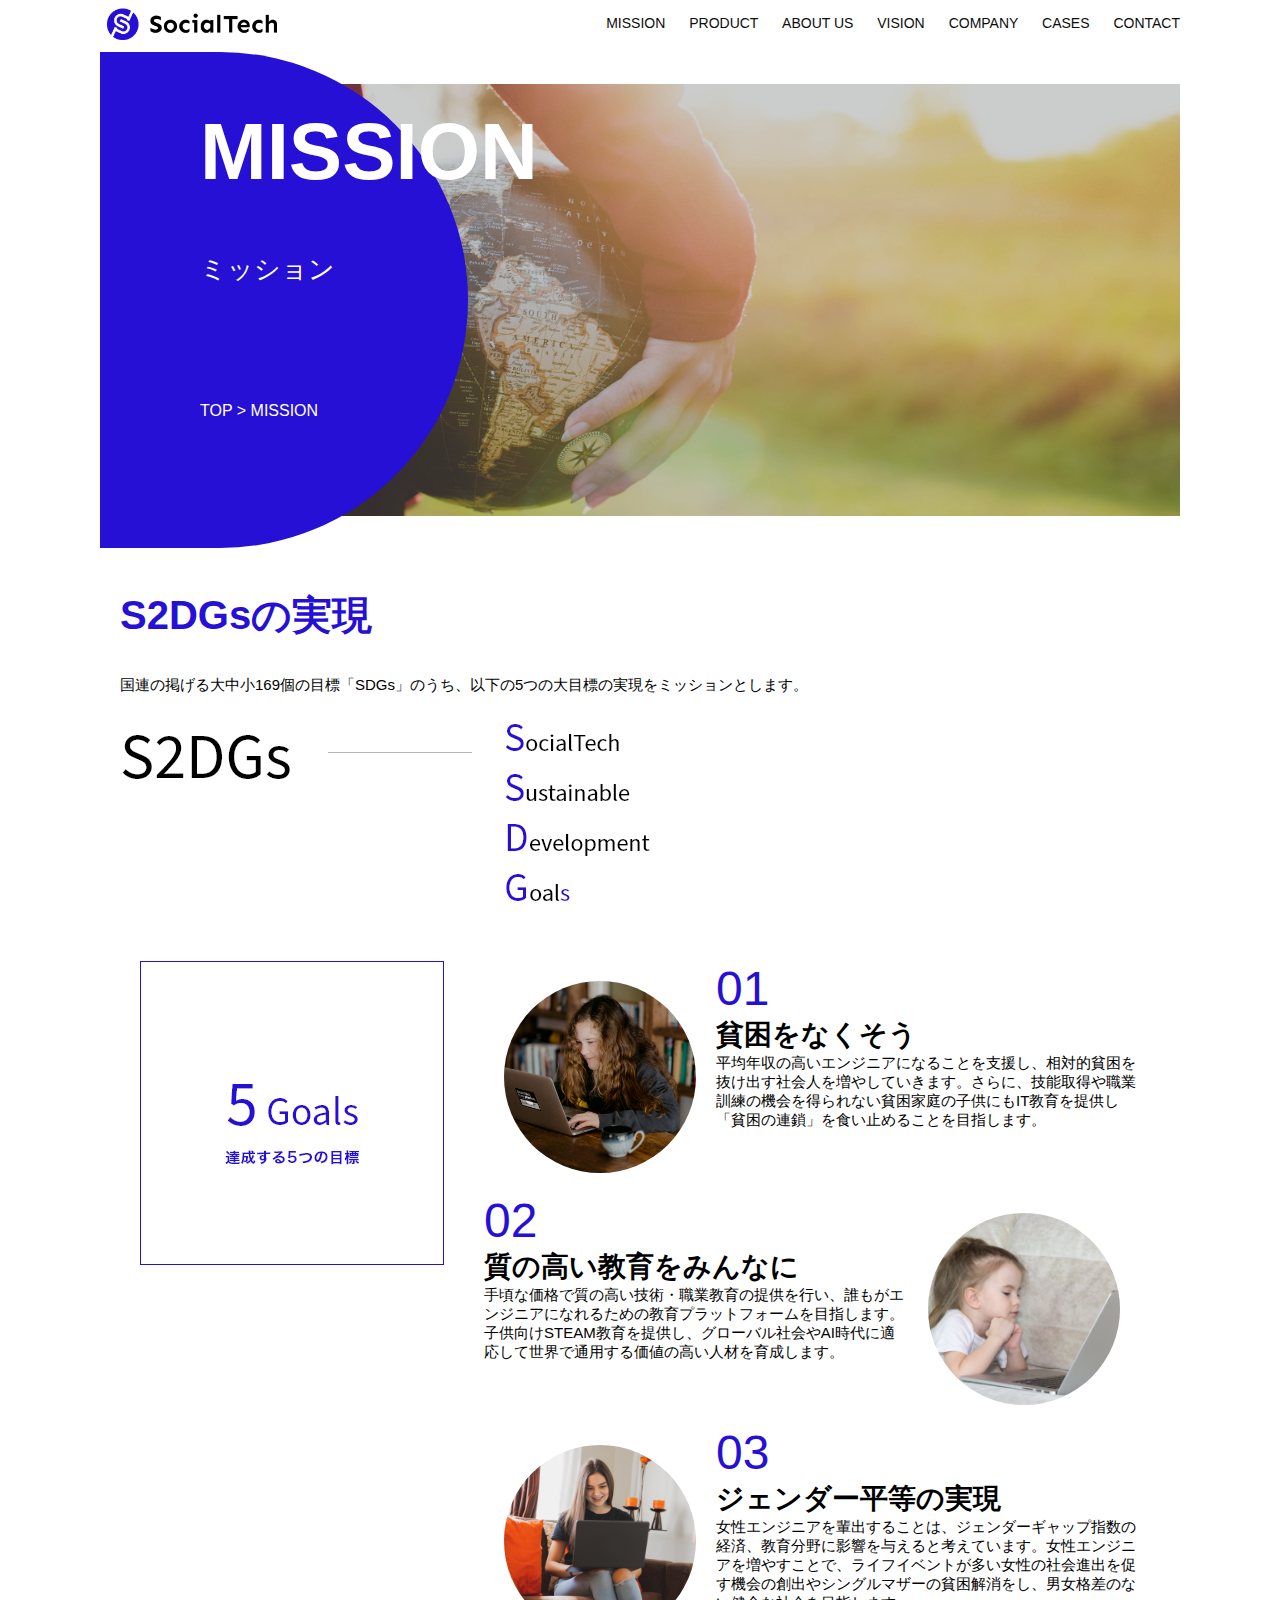
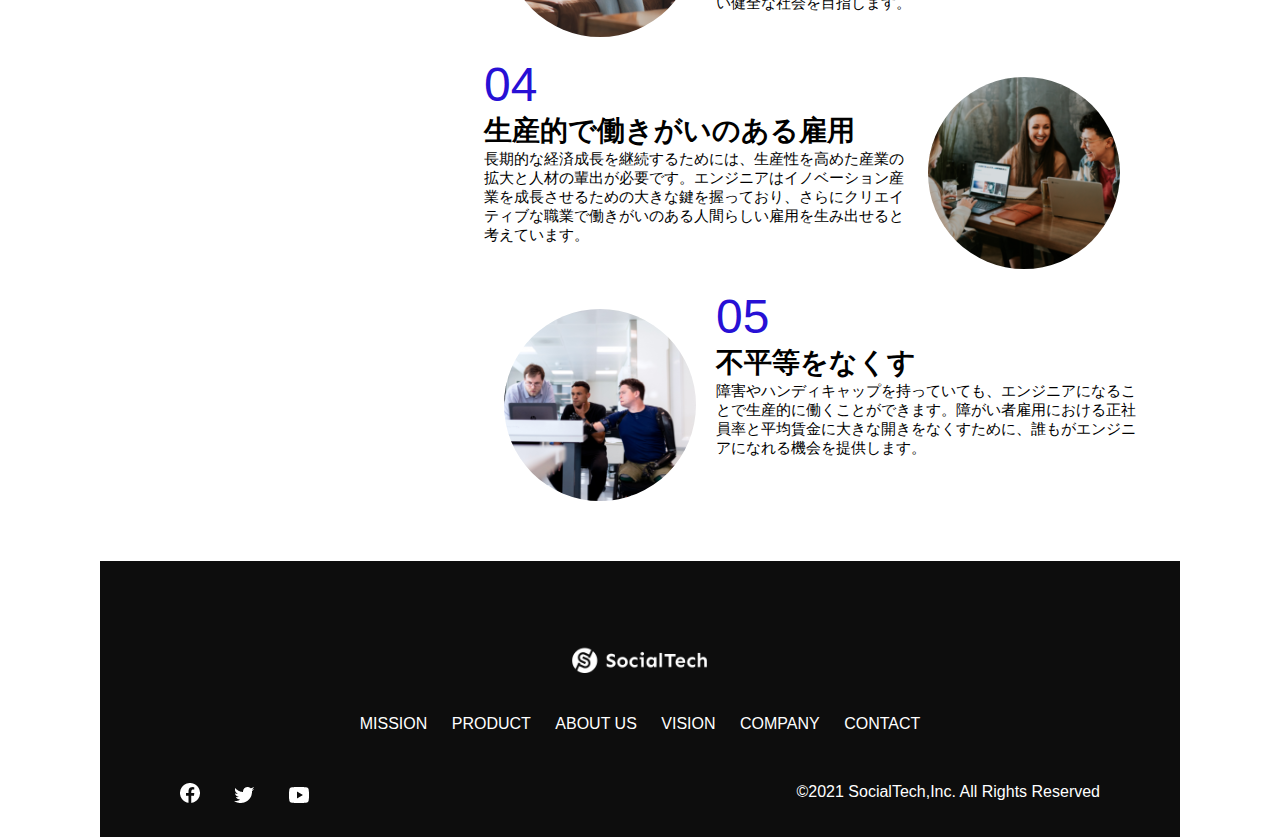
<file: kadai_tutorial_output/mission.html>
<!DOCTYPE html>
<html lang="ja">
<head>
  <title>SocialTech - MISSION ミッション</title>
  <meta charset="UTF-8">
  <meta name="description" content="SocialTechが目指す5つの目標（S2DGs）を紹介します">
  <meta name="viewport" content="width=device-width, initial-scale=1.0">
  <link rel="stylesheet" href="style.css">
</head>

<body>
  <!--ヘッダー -->
  <header>
    <!-- ロゴ -->
    <a href="index.html" id="logo"><img src="images/logo.png" alt="トップページに戻る"></a>
    <!-- PC用ナビゲーション -->
    <nav id="nav-pc">
      <a href="mission.html">MISSION</a>
      <a href="product.html">PRODUCT</a>
      <a href="index.html#aboutus">ABOUT US</a>
      <a href="index.html#vision">VISION</a>
      <a href="index.html#company">COMPANY</a>
      <a href="index.html#CASES">CASES</a>
      <a href="index.html#contact">CONTACT</a>
        <!-- ページ内リンク・・・HTMLファイル名#id属性値 -->
    </nav>
    <!-- スマホ用メニューボタン -->
    <img id="menu-sp" src="images/button-menu.png" alt="ナビゲーションを開く"
     onclick="document.getElementById('nav-sp').style.display = 'block'">
    <!-- スマホ用ナビゲーション -->
    <nav id="nav-sp">
      <img id="close" src="images/button-close.png" alt="ナビゲーションを閉じる"
       onclick="document.getElementById('nav-sp').style.display = 'none'">
       <!-- JavaScriptの記述 
      　　onclick="document.getElementById('nav-sp').style.display = 'none'"
         ※nav-spというidを持つ要素（今回の場合はスマートフォン用ナビゲーション）に対し、
        　クリック時（タップ時）にdispley:none;を適用する、という意味。-->

      <a id="logo-sp" href="index.html" onclick="document.getElementById('nav-sp').style.display = 'none'">
        <img src="images/logo-sp.png" alt="トップページに戻る"></a>

      <a class="menu" href="mission.html"
       onclick="document.getElementById('nav-sp').style.display = 'none'">MISSION</a>

      <a class="menu" href="product.html"
       onclick="document.getElementById('nav-sp').style.display = 'none'">PRODUCT</a>
      
      <a class="menu" href="index.html#aboutus"
       onclick="document.getElementById('nav-sp').style.display = 'none'">ABOUT US</a>

      <a class="menu" href="index.html#vision"
       onclick="document.getElementById('nav-sp').style.display = 'none'">VISION</a>

      <a class="menu" href="index.html#cases"
       onclick="document.getElementById('nav-sp').style.display = 'none'">CASES</a>

      <a class="menu" href="index.html#company"
       onclick="document.getElementById('nav-sp').style.display = 'none'">COMPANY</a>

      <a class="menu" href="index.html#contact"
       onclick="document.getElementById('nav-sp').style.display = 'none'">CONTACT</a>

      <div id="sns">
        <a href="https://www.facebook.com/sejuku2013"><img src="images/button-facebook.png" alt="Facebookのリンク"></a>
        <a href="https://twitter.com/samuraijuku"><img src="images/button-twitter.png" alt="Twitterのリンク"></a>
        <a href="https://www.youtube.com/channel/UCCFOQO5aDK0xXam4cUQXT8g"><img src="images/button-youtube.png" alt="YouTubeのリンク"></a>
      </div>
    </nav>
  </header>

  <main>
    <article>
      <section id="mission-main">
        <div id="mission-title">
          <h1>MISSION</h1>
          <span>ミッション</span>
          <div>TOP &gt; MISSION</div>
          <!-- >などは特殊文字で表現する。>のままだとエラー出ます。 -->
        </div>
      </section>

      <section id="mission-s2dgs">
        <h2 class="mission-h2">S2DGsの実現</h2>
        <p>国連の掲げる大中小169個の目標「SDGs」のうち、以下の5つの大目標の実現をミッションとします。</p>
        <img src="images/mission/mission-s2dgs.png" alt="S2DGs">
      </section>

      <section id="mission-5goals">
        <!-- 左 -->
        <div>
          <img id="s2dgs-image" src="images/mission/mission-5goals.png" alt="5Goals">
        </div>
        <!-- 右 -->
        <div>
          <div>
            <img class="fivegoals-image-left" src="images/mission/mission-5goals01.png" alt="PCを操作する女の子">
            <span class="fivegoals-number">01</span>
            <h3 class="fivegoals-h3">貧困をなくそう</h3>
            <p class="fivegoals-p">平均年収の高いエンジニアになることを支援し、相対的貧困を抜け出す社会人を増やしていきます。さらに、技能取得や職業訓練の機会を得られない貧困家庭の子供にもIT教育を提供し「貧困の連鎖」を食い止めることを目指します。</p>
          </div>
          <div>
            <img class="fivegoals-image-right" src="images/mission/mission-5goals02.png" alt="PCを見つめる小さい女の子">
            <span class="fivegoals-number">02</span>
            <h3 class="fivegoals-h3">質の高い教育をみんなに</h3>
            <p class="fivegoals-p">手頃な価格で質の高い技術・職業教育の提供を行い、誰もがエンジニアになれるための教育プラットフォームを目指します。子供向けSTEAM教育を提供し、グローバル社会やAI時代に適応して世界で通用する価値の高い人材を育成します。</p>
          </div>
          <div>
            <img class="fivegoals-image-left" src="images/mission/mission-5goals03.png" alt="PCを操作する女性">
            <span class="fivegoals-number">03</span>
            <h3 class="fivegoals-h3">ジェンダー平等の実現</h3>
            <p class="fivegoals-p">女性エンジニアを輩出することは、ジェンダーギャップ指数の経済、教育分野に影響を与えると考えています。女性エンジニアを増やすことで、ライフイベントが多い女性の社会進出を促す機会の創出やシングルマザーの貧困解消をし、男女格差のない健全な社会を目指します。</p>
          </div>
          <div>
            <img class="fivegoals-image-right" src="images/mission/mission-5goals04.png" alt="笑顔で話し合う３人の男女">
            <span class="fivegoals-number">04</span>
            <h3 class="fivegoals-h3">生産的で働きがいのある雇用</h3>
            <p class="fivegoals-p">長期的な経済成長を継続するためには、生産性を高めた産業の拡大と人材の輩出が必要です。エンジニアはイノベーション産業を成長させるための大きな鍵を握っており、さらにクリエイティブな職業で働きがいのある人間らしい雇用を生み出せると考えています。</p>
          </div>
          <div>
            <img class="fivegoals-image-left" src="images/mission/mission-5goals05.png" alt="障害を持つ男性が生き生きと働く様子">
            <span class="fivegoals-number">05</span>
            <h3 class="fivegoals-h3">不平等をなくす</h3>
            <p class="fivegoals-p">障害やハンディキャップを持っていても、エンジニアになることで生産的に働くことができます。障がい者雇用における正社員率と平均賃金に大きな開きをなくすために、誰もがエンジニアになれる機会を提供します。</p>
          </div>
        </div>
      </section>

    </article>

    <footer>
      <div id="footer-logo">
        <img src="images/logo-sp.png" alt="SocialTech">
      </div>
      <div id="footer-link">
        <a href="mission.html">MISSION</a>
        <a href="product.html">PRODUCT</a>
        <a href="index.html#aboutus">ABOUT US</a>
        <a href="index.html#vision">VISION</a>
        <a href="index.html#company">COMPANY</a>
        <a href="index.html#contact">CONTACT</a>
      </div>
      <div id="sns-footer">
        <a href="https://www.facebook.com/sejuku2013"><img src="images/button-facebook.png" alt="Facebookのリンク"></a>
        <a href="https://twitter.com/samuraijuku"><img src="images/button-twitter.png" alt="Twitterのリンク"></a>
        <a href="https://www.youtube.com/channel/UCCFOQO5aDK0xXam4cUQXT8g"><img src="images/button-youtube.png" alt="YouTubeのリンク"></a>
        <span id="copyright">&copy;2021 SocialTech,Inc. All Rights Reserved</span>
      </div>
    </footer>
  </main>

</body>
</html>
</file>
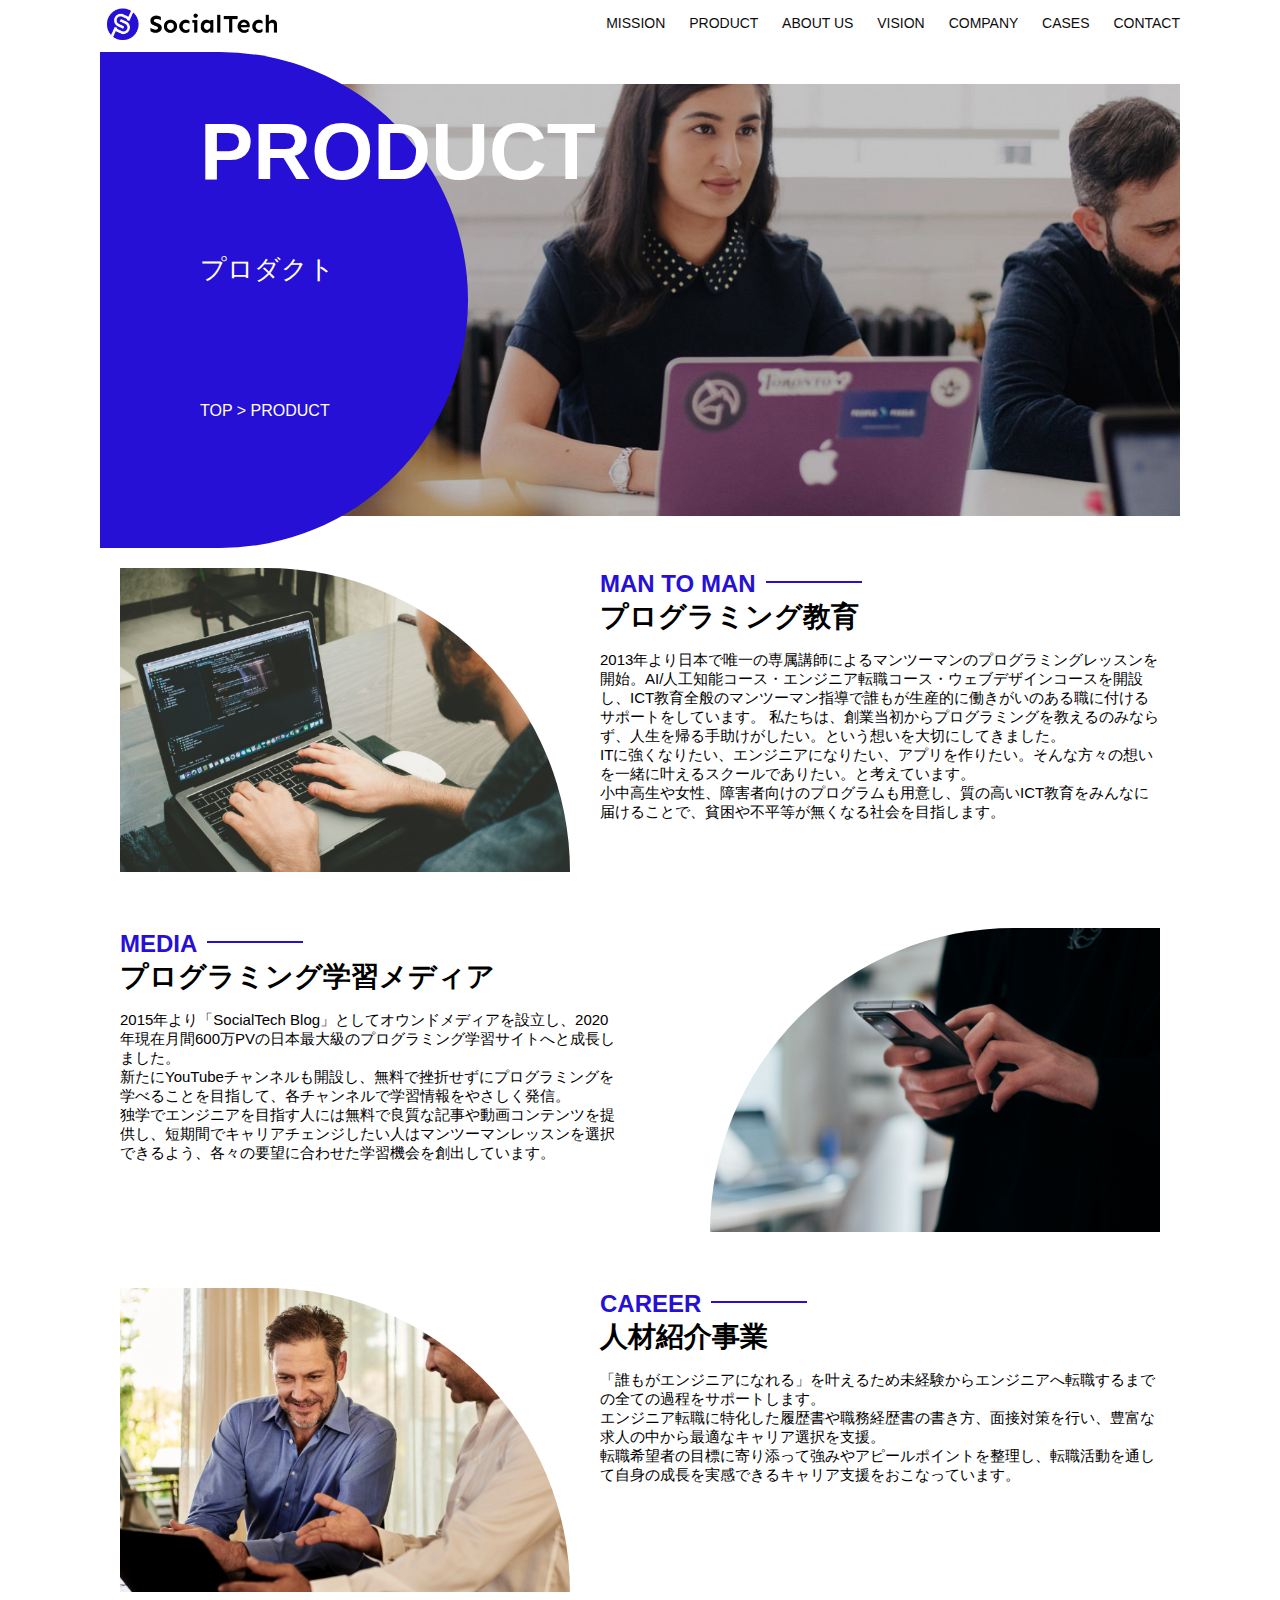
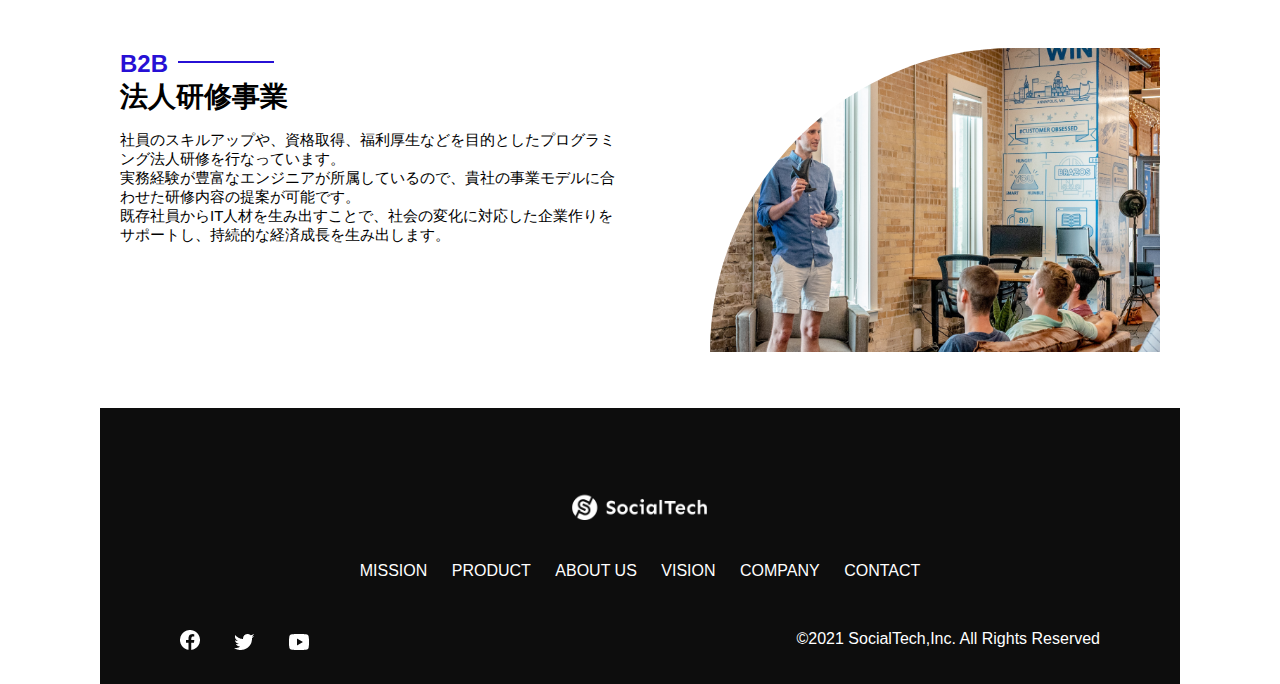
<file: kadai_tutorial_output/product.html>
<!DOCTYPE html>
<html lang="ja">
<head>
  <title>SocialTech -PRODUCT プロダクトー</title>
  <meta charset="UTF-8">
  <meta name="description" content="SocialTechの4つのプロダクトを紹介します">
  <meta name="viewport" content="width=device-width, initial-scale=1.0">
  <link rel="stylesheet" href="style.css">
</head>

<body>
  <header>
    <!-- ロゴ -->
    <a href="index.html" id="logo"><img src="images/logo.png" alt="トップページに戻る"></a>
    <!-- PC用ナビゲーション -->
    <nav id="nav-pc">
      <a href="mission.html">MISSION</a>
      <a href="product.html">PRODUCT</a>
      <a href="index.html#aboutus">ABOUT US</a>
      <a href="index.html#vision">VISION</a>
      <a href="index.html#company">COMPANY</a>
      <a href="index.html#CASES">CASES</a>
      <a href="index.html#contact">CONTACT</a>
        <!-- ページ内リンク・・・HTMLファイル名#id属性値 -->
    </nav>
    <!-- スマホ用メニューボタン -->
    <img id="menu-sp" src="images/button-menu.png" alt="ナビゲーションを開く"
     onclick="document.getElementById('nav-sp').style.display = 'block'">
    <!-- スマホ用ナビゲーション -->
    <nav id="nav-sp">
      <img id="close" src="images/button-close.png" alt="ナビゲーションを閉じる"
       onclick="document.getElementById('nav-sp').style.display = 'none'">
       <!-- JavaScriptの記述 
      　　onclick="document.getElementById('nav-sp').style.display = 'none'"
         ※nav-spというidを持つ要素（今回の場合はスマートフォン用ナビゲーション）に対し、
        　クリック時（タップ時）にdispley:none;を適用する、という意味。-->

      <a id="logo-sp" href="index.html" onclick="document.getElementById('nav-sp').style.display = 'none'">
        <img src="images/logo-sp.png" alt="トップページに戻る"></a>

      <a class="menu" href="mission.html"
       onclick="document.getElementById('nav-sp').style.display = 'none'">MISSION</a>

      <a class="menu" href="product.html"
       onclick="document.getElementById('nav-sp').style.display = 'none'">PRODUCT</a>
      
      <a class="menu" href="index.html#aboutus"
       onclick="document.getElementById('nav-sp').style.display = 'none'">ABOUT US</a>

      <a class="menu" href="index.html#vision"
       onclick="document.getElementById('nav-sp').style.display = 'none'">VISION</a>

      <a class="menu" href="index.html#cases"
       onclick="document.getElementById('nav-sp').style.display = 'none'">CASES</a>

      <a class="menu" href="index.html#company"
       onclick="document.getElementById('nav-sp').style.display = 'none'">COMPANY</a>

      <a class="menu" href="index.html#contact"
       onclick="document.getElementById('nav-sp').style.display = 'none'">CONTACT</a>

      <div id="sns">
        <a href="https://www.facebook.com/sejuku2013"><img src="images/button-facebook.png" alt="Facebookのリンク"></a>
        <a href="https://twitter.com/samuraijuku"><img src="images/button-twitter.png" alt="Twitterのリンク"></a>
        <a href="https://www.youtube.com/channel/UCCFOQO5aDK0xXam4cUQXT8g"><img src="images/button-youtube.png" alt="YouTubeのリンク"></a>
      </div>
    </nav>
  </header>

  <main>
    <article>
      <section id="product-main">
        <div id="product-title">
          <h1>PRODUCT</h1>
          <span>プロダクト</span>
          <div>TOP &gt; PRODUCT</div>
        </div>
      </section>
      <section class="product-section1">
        <img src="images/product/product-mantoman.png" alt="PCでコードを書く男性">
        <div>
          <h2 class="product-h2">MAN TO MAN</h2>
          <h3 class="product-h3">プログラミング教育</h3>
          <p>
            2013年より日本で唯一の専属講師によるマンツーマンのプログラミングレッスンを開始。AI/人工知能コース・エンジニア転職コース・ウェブデザインコースを開設し、ICT教育全般のマンツーマン指導で誰もが生産的に働きがいのある職に付けるサポートをしています。
            私たちは、創業当初からプログラミングを教えるのみならず、人生を帰る手助けがしたい。という想いを大切にしてきました。<br>ITに強くなりたい、エンジニアになりたい、アプリを作りたい。そんな方々の想いを一緒に叶えるスクールでありたい。と考えています。<br>
            小中高生や女性、障害者向けのプログラムも用意し、質の高いICT教育をみんなに届けることで、貧困や不平等が無くなる社会を目指します。
          </p>
        </div>
      </section>
      <section class="product-section2">
        <div>
          <h2 class="product-h2">MEDIA</h2>
          <h3 class="product-h3">プログラミング学習メディア</h3>
          <p>2015年より「SocialTech Blog」としてオウンドメディアを設立し、2020年現在月間600万PVの日本最大級のプログラミング学習サイトへと成長しました。<br>
            新たにYouTubeチャンネルも開設し、無料で挫折せずにプログラミングを学べることを目指して、各チャンネルで学習情報をやさしく発信。<br>
            独学でエンジニアを目指す人には無料で良質な記事や動画コンテンツを提供し、短期間でキャリアチェンジしたい人はマンツーマンレッスンを選択できるよう、各々の要望に合わせた学習機会を創出しています。
          </p>
        </div>
        <img src="images/product/product-media.png" alt="スマートフォンを操作する人">
      </section>
      <section class="product-section1">
        <img src="images/product/product-career.png" alt="笑顔で話う２人の男性">
        <div>
          <h2 class="product-h2">CAREER</h2>
          <h3 class="product-h3">人材紹介事業</h3>
          <p>
            「誰もがエンジニアになれる」を叶えるため未経験からエンジニアへ転職するまでの全ての過程をサポートします。<br>エンジニア転職に特化した履歴書や職務経歴書の書き方、面接対策を行い、豊富な求人の中から最適なキャリア選択を支援。<br>転職希望者の目標に寄り添って強みやアピールポイントを整理し、転職活動を通して自身の成長を実感できるキャリア支援をおこなっています。<br>  
          </p>
        </div>
      </section>
      <section class="product-section2">
        <div>
          <h2 class="product-h2">B2B</h2>
          <h3 class="product-h3">法人研修事業</h3>
          <p>
            社員のスキルアップや、資格取得、福利厚生などを目的としたプログラミング法人研修を行なっています。<br>実務経験が豊富なエンジニアが所属しているので、貴社の事業モデルに合わせた研修内容の提案が可能です。<br>既存社員からIT人材を生み出すことで、社会の変化に対応した企業作りをサポートし、持続的な経済成長を生み出します。
          </p>
        </div>
        <img src="images/product/product-b2b.png" alt="講演中の男性とそれを聴く人々">
      </section>

    

    </article>
    <footer>
      <div id="footer-logo">
        <img src="images/logo-sp.png" alt="SocialTech">
      </div>
      <div id="footer-link">
        <a href="mission.html">MISSION</a>
        <a href="product.html">PRODUCT</a>
        <a href="index.html#aboutus">ABOUT US</a>
        <a href="index.html#vision">VISION</a>
        <a href="index.html#company">COMPANY</a>
        <a href="index.html#contact">CONTACT</a>
      </div>
      <div id="sns-footer">
        <a href="https://www.facebook.com/sejuku2013"><img src="images/button-facebook.png" alt="Facebookのリンク"></a>
        <a href="https://twitter.com/samuraijuku"><img src="images/button-twitter.png" alt="Twitterのリンク"></a>
        <a href="https://www.youtube.com/channel/UCCFOQO5aDK0xXam4cUQXT8g"><img src="images/button-youtube.png" alt="YouTubeのリンク"></a>
        <span id="copyright">&copy;2021 SocialTech,Inc. All Rights Reserved</span>
      </div>
    </footer>
  </main>
</body>
</html>
</file>
<file: kadai_tutorial_output/style.css>
/* PC、SP 共通スタイル */
body {
  font-family: "Source Sans Pro","Hiragino Kaku Gochic ProN",Meiryo,Arial,sans-serif;
}
p {
  font-size: 15px;
}

/* =============
   PC用のスタイル
   =============*/ /* 画面幅768px以上の時 */
@media screen and (min-width: 768px) {

   /* 横幅設定 */
  body {
    max-width: 1080px;
    min-width: 960px;
    margin: 0 auto;
  }
  /* ヘッダー */
  header {
    display: flex;
    justify-content: space-between;
  }
  /* ナビゲーションレイアウト */
  #nav-pc {
    font-size: 14px;
    padding-top: 15px;
  }
  /* ナビゲーションのリンクの装飾設定 */
  #nav-pc > a {
    text-decoration: none;
    margin-left: 20px;
  }
  #nav-pc > a:link {
    color: #0d0d0d;
  }
  #nav-pc > a:visited {
    color: #0d0d0d;
  }
  #nav-pc > a:hover {
    color: #0d0d0d;
    text-decoration: underline;
  }
  #nav-pc > a:active {
    color: #0d0d0d;
  }
  /* スマホ用ナビを非表示 */
  #nav-sp,#menu-sp {
    display: none;
  }

  /* PC用カルーセル設定 */
  .carousel {
    margin: 0 20px;
  }
  .carouselImg {
    width: 100%;
  }

  /* メインビジュアル */
  #main-visual {
    position: relative;
    height: 400px;
  }
  #main-message {
    position: absolute;
    top: 0;
    left: 0;
    background-color: #2710d5;
    color: #ffffff;
    border-radius: 0 0 476px 0;
    /* border-radius:左上　右上　右下　左下; */
    width: 100%;
    height: 100%;
    max-width: 620px;
    z-index: 11;
  }
  #main-message > h1 {
    font-size: 60px;
    font-weight: bold;
    margin: 100px 0 0 50px;
  }
  #main-message > p {
    font-size: 28px;
    margin: 0 0 0 50px;
  }
  #main-visual > img {
    max-width: 620px;
    position: absolute;
    top: 0;
    right: 0;
    border-radius: 476px 0 0 0;
    z-index: 10;
  }

  /* 見出し */
  h2 {
    margin-top: 40px;
  }
  h2::after {
    content: url("images/line.png");
    /* 擬似要素に画像を置くときは　content: url("画像パス"); で。 */
    margin-left: 10px;
  }
  h3 {
    font-size: 27px;
  }

  /* ミッション */
  #mission {
    margin: 80px auto;
    /* 左右をautoにすることで、要素を中央よせに */
    width: 100%;
    /* 親要素の幅いっぱいに広げる */
  }
  #mission-flex {
    width: 100%;
    display: flex;
  }
  #mission-flex > div {
    width: 50%;
    margin: 20px;
  }
  #mission-photo {
    width: 100%;
  }
  #s2dgs {
    width: 100%;
    margin-top: 50px;
  }

  /* プロダクト */
  #product {
    background-color: #fafafa;
    margin: 80px 0;
    padding: 10px 40px 0;
  }
  /* 外枠 */
  #product > div {
    margin-top: 40px;
    display: flex;
  }
   /* 左のカラム */
  #product-left {
    width: 50%;
    margin-right: 20px;
  }
  /* 右のカラム */
  #product-right {
    width: 50%;
    margin-top: 80px;
    margin-left: 20px;
  }
  /* marginは隣り合っているとき、重なり合う
  　　（少ない方が、多い方に吸収されている感じ） */

  /* 画像＋説明の枠 */
  #product-left > div {
    position: relative;
    height: 480px;
    margin-right: 20px;
  } 
  #product-right > div {
    position: relative;
    height: 480px;
    margin-left: 20px;
  }
  /* marginは隣り合っているとき、重なり合う
  　　（少ない方が、多い方に吸収されている感じ） */

  /* 画像 */
  .product-photo {
    width: 100%;
  }
  /* 説明文の枠 */
  .product-explain {
    background-color: #ffffff;
    position: absolute;
    left:0;
    top: 280px;
    margin: 0 40px;
    padding: 20px;
    box-shadow: 5px 5px 10px rgba(0,0,0,0.05);
    /* text-shadow: 影の右方向の長さ 　下方向の長さ　影のボケ具合　影の色；
    　　box-shadowも同じく。*/
  }
  /* 英語の見出し */
  .product-explain > span {
    color: #2710d5;
    font-weight: bold;
    font-size: 16px;
    margin: 0;
  }
  .product-explain > h3 {
    font-size: 20px;
    margin: 5px 0;
  }
  .product-explain > p {
    font-size :14px;
    margin: 0;
  }
  #product-more {
    margin: 0 auto -42px auto;
  }
  /* marginにマイナスの値をつけると、親要素の外にはみ出る！！ */

  /* アバウトアス */
  #aboutus {
    margin: 80px auto;
  }
  #aboutus > div {
    display: flex;
  }

  .culture-img {
    width: 100%;
    align-self: flex-start;
    /* align-self・・・flexアイテムの配置を個別に指定するプロパティ 
    　　align-items・・・flexアイテム全体の配置を指定する
    　　　　align-selfは、親要素のalign-itemsよりも優先されるため、
    　　　 特定のflexアイテムだけを全体と異なる配置にしたいときにも有効
          ※aligin-itemsは親要素に使うプロパティ（display ;flex;を使っている要素）*/
  }
  .culture-img2 {
    margin-top: 50px;
    width: 100%;
  }
  .culture-table {
    margin-right: 50px;
  }
  .culture-num {
    font-size: 80px;
    color: #2710d5;
    margin-right: 20px;
  }
  .culture-en {
    color: #2710d5;
    font-weight: bold;
    font-size: 24px;
    display: block;
    /* tdの中の2つのspanを縦並びにしたいため、ブロック化する。 */
  }
  .culture-jp{
    font-size: 28px;
    font-weight: bold;
  }
  .culture-description {
    margin: 0;
  }

  /* ヴィジョン */
  #vision {
    margin: 80px auto;
  }
  #vision > div {
    width: 100%;
    display: flex;
    justify-content: space-between;
    flex-wrap: wrap;
  }
  .vision-box {
    width: 300px;
    height: 300px;
    margin-bottom: 30px;
    position: relative;
  }
  .vision-box > img {
    width: 100%;
    height: auto;
    position: absolute;
    top: 0;
    left: 0;
    z-index: 30;
  }
  .vision-box > span {
    position: absolute;
    top: 0;
    left: 0;
    z-index: 31;
    margin-right: 20px;
  }
  .vision-box > span > h4 {
    color: #2710d5;
    font-size: 19px;
    margin-top: 80px;
  }
  .vision-box > span > h4::first-letter {
    font-size: 40px;
  }
  .vision-box > span >h5 {
    font-size: 20px;
    margin: 0;
  }
  .vision-box > span > p {
    margin-top: 10px;
  }



  /* 課題　ケース */
  #cases {
    margin: 40px 0;
    width: 100%;
  }
  #cases > ul {
    display: flex;
  }
  #cases > ul > li {
    list-style: none;
    width: 33%;
    margin: 20px;
  }
  .case-card {
    background-color: #ffffff;
    min-height: 400px;
    box-shadow: 5px 5px 15px rgba(0,0,0,0.2) ;
  }
  .case-img {
    width: 100%;
  }
  .case-info {
    padding: 10px 20px;
  }
  .case-name {
    color: #2710d5;
    font-size: 19px;
  }
  .case-content {
    font-size: 14px;
  }



  /* 会社概要 */
  #company {
    margin: 80px auto;
  }
  #company-table {
    width: 100%;
  }
  .tableheader {
    text-align: left;
    padding: 20px;
    border-bottom-color: #2710d5;
    border-bottom-width: 1px;
    border-bottom-style: solid;
    width: 100px;
  }
  .tableheader-first {
    text-align: left;
    padding: 20px;
    border-bottom-color: #2710d5;
    border-bottom-width: 1px;
    border-bottom-style: solid;
    border-top-color: #2710d5;
    border-top-width: 1px;
    border-top-style: solid;
    width: 100px;
  }
  .cell {
    padding: 30px;
    border-bottom-color: #ececec;
    border-bottom-width: 1px;
    border-bottom-style: solid;
  }
  .cell-first {
    padding: 30px;
    border-top-color: #ececec;
    border-top-width: 1px;
    border-top-style: solid;
  }
  #company > iframe {
    width: 100%;
    height: 368px;
    margin-top: 40px;
  }
  /* iframe要素の「幅、高さ、余白」は調整必須。 
        この場合、前の要素との間に40pxの余白が欲しい
        他の書き方だと、前の要素のmargin-bottomを40pxにする
        もしくは、このiframeにposition:relative;をかけ、top:40px;とする方法も。*/

  /* コンタクト */
  #contact{
    margin: 80px auto;
  }
  /* 外枠 */
  #contact > form > div {
    display: flex;
    flex-direction: row;
    flex-wrap: wrap;
    padding-bottom: 30px;
  }
  .contact-heading {
    width: 240px;
    align-self: center;
  }
  .contact-label {
    font-weight: bold;
  }
  .contact-span {
    color: #ce2222;
    margin-left: 20px;
    font-weight: bold;
  }
  .contact-textbox {
    border-top: 0;
    border-left: 0;
    border-right: 0;
    border-bottom-width: 1px;
    border-bottom-color: #070707;
    border-bottom-style: solid;
    background-color:#fafafa;
    width: 400px;
    height: 56px;
  }
  .contact-textarea {
    border-top: 0;
    border-left: 0;
    border-right: 0;
    border-bottom-width: 1px;
    border-bottom-color: #070707;
    border-bottom-style: solid;
    background-color: #fafafa;
    width: 400px;
    height: 200px;
  }

  details {
    width: 700px;
  }

  details > div {
    background-color: #fafafa;
    padding: 20px;
  }

  details > div > span {
    font-weight: bold;
  }

  /* フッター */
  footer {
    background-color: #0d0d0d;
    text-align: center;
    padding: 80px 80px 30px 80px;
  }
  #footer-logo {
    margin-bottom: 30px;
  }
  #footer-link {
    margin-bottom: 50px;
  }
  #footer-link > a {
    text-decoration: none;
    margin: 10px;
  }
  #footer-link > a:link {
    color: #ffffff;
  }
  #footer-link > a:visited {
    color: #ffffff;
  }
  #footer-link > a:hover {
    color: #ffffff;
    text-decoration: underline;
  }
  #footer-link > a:active {
    color: #ffffff;
  }
  #sns-footer {
    text-align: left;
    width: 100%;
  }
  #sns-footer > a {
    margin-right: 30px;
  }
  #copyright {
    color: #ffffff;
    float: right;
  }
  /* ==== 
     mission.html用スタイル
     ==== */
  /* ミッションのメインビジュアル */
  #mission-main {
    height: 496px;
    width: 100%;
    background-image: url(images/mission/mission-main.png);
    background-repeat: no-repeat;
    background-position-y: center;
    /* y軸・・・縦方向の位置
    　 X軸 ・・・横方向の位置*/
    /* background-position : center center; で　横軸x 縦軸y　がセンター（中央） */
    /* background-size : 
    　　　　　auto　初期値。自動的に幅が算出される（指定がないと元の画像サイズで表示）
            contain(コンテイン）画像の縦横比を保持する
            cover 要素全体を覆うように自動的に背景画像が広がる。縦横比も保持。要素とサイズが違う場合、画像が途切れて表示になる
            値を数値で表すときは、横軸x　縦軸yの順番で。キーワードもそうておいた方が無難。*/
  }
  #mission-title {
    background-color: #2710d5;
    width: 368px;
    color: #ffffff;
    height: 496px;
    border-radius: 0 248px 248px 0;
    position: relative;
  }
  #mission-title > h1 {
    position: absolute;
    top: 0;
    left: 100px;
    font-size: 80px;
  }
  #mission-title > span {
    position: absolute;
    top: 200px;
    left: 100px;
    font-size: 26px;
  }
  #mission-title > div {
    position: absolute;
    top: 350px;
    left: 100px;
    font-size: 16px;
  }
  #mission-s2dgs {
    width: 100%;
    margin: 20px;
  }
  .mission-h2 {
    color: #2710d5;
    font-size: 40px;
  }
  .mission-h2::after {
    content: none;
  }
  /* ミッション５ゴールズ */
  #mission-5goals {
    margin: 20px;
    display: flex;
  }
  #mission-5goals > div {
    flex-grow: 1;
    padding: 20px;
  }
  #mission-5goals > div > div {
    margin-bottom: 40px;
    clear:both;
    /* clearプロパティ
    　　　※floatプロパティによる、ボックスの回り込みを解除する。
    　　　　clear:none;　解除しない
    　　　　clear:left;  floatプロパティによる左寄せ（left）の指定を解除する 
    　　　　clear:right; floatプロパティによる右寄せ（right)の指定を解除する 
    　　　　clear:both;  floatプロパティによる回り込みを全て解除する　
    　　　https://blog.proglus.jp/2732/参照しました。*/
  }
  .fivegoals-image-right {
    float: right;
    margin: 20px;
  }
  .fivegoals-image-left {
    float: left;
    margin: 20px;
  }
  .fivegoals-number {
    color: #2710d5;
    font-size: 48px;
    margin: 0;
  }
  .fivegoals-h3 {
    font-size: 28px;
    margin: 0;
  }
  .fivegoals-p {
    margin: 0;
  }

  /* ===
     product.html用スタイル 
     === */
  #product-main {
    height: 496px;
    width: 100%;
    background-image: url(images/product/product-main.png);
    background-repeat: no-repeat;
    background-position-y: center;
  }
  #product-title {
    background-color: #2710d5;
    width: 368px;
    color: #ffffff;
    height: 496px;
    border-radius: 0 248px 248px 0;
    position: relative;
  }
  #product-title > h1 {
    position: absolute;
    top: 0;
    left: 100px;
    font-size: 80px;
  }
  #product-title > span {
    position: absolute;
    top: 200px;
    left: 100px;
    font-size: 26px;
  }
  #product-title > div {
    position: absolute;
    top: 350px;
    left: 100px;
    font-size: 16px;
  }

  .product-section1 {
    position: relative;
    margin: 20px;
    height: 340px;
  }
  .product-section1 > img {
    position: absolute;
    top: 0;
    left: 0;
    width: 450px;
    margin: 0 40px 30px 0;
    border-radius: 0 432px 0 0;
  }
  .product-section1 > div {
    position: absolute;
    top: 0;
    left: 480px;
  }
  .product-section2 {
    position: relative;
    margin: 20px;
    height: 340px;
  }
  .product-section2 > img {
    position: absolute;
    top: 0;
    right: 0;
    width: 450px;
    margin: 0 0 30px 40px;
    border-radius: 432px 0 0 0;
  }
  .product-section2 > div {
    width: 500px;
    position: absolute;
    top: 0;
    left: 0;
  }
  .product-h2 {
    color: #2710d5;
    font-size: 24px;
    margin: 0;
  }
  .product-h3 {
    font-size: 28px;
    margin: 0;
  }
}

/* ================== 
      SP用のスタイル
   ================== */
@media screen and (max-width : 767px) {
  body {
    min-width: 375px;
    margin: 0;
  }
  .carousel {
    margin: 0;
  }
  .carouselImg {
    width: 100%;
  }

  /* PCナビ非表示 */
  #nav-pc {
    display: none;
  }
  /* ハンバーガーメニュー */
  #menu-sp {
    padding: 0;
    
    position: absolute;
    top: 0;
    right: 0;
  }
  /* SP用ナビゲーション */
  #nav-sp {
    background-color: #2710d5;
    position: absolute;
    top: 0;
    left: 0;
    width: 100%;
    height: 100%;
    display: none;
    z-index: 100;
  }
  /* ×ボタン */
  #close {
    position: absolute;
    top: 20px;
    right: 20px;
  }
  /* ナビゲーション用ロゴ */
  #logo-sp {
    margin: 80px 0 30px 20px;
  }

  #nav-sp > a {
    display: block;
    
  }
  #nav-sp > a:link {
    color: #ffffff;
  }
  #nav-sp > a:visited {
    color: #ffffff;
  }
  #nav-sp > a:hover {
    color: #ffffff;
    text-decoration: underline;
  }
  #nav-sp > a:active {
    color: #ffffff;
  }

  #nav-sp > .menu {
   text-decoration: none;
   display: block;
   margin: 0 20px;
   height: 44px;
   font-size: 16px;
   background-image: url(images/arrow.png);
   background-repeat: no-repeat;
   background-position: right top;
  }

  /* snsボタンのリンク */
  #sns {
    position: absolute;
    bottom: 20px;
    left: 20px;
  }
  #sns > a {
    margin: 30px;
  }
  
  /* メインビジュアル */
  #main-visual {
    position: relative;
    height: 470px;
    width: 100%;
    overflow: hidden;
  }
  #main-visual > div {
    position: absolute;
    top: 0;
    left: 0;
    background-color: #2710d5;
    color: white;
    border-radius: 0 0 476px 0;
    text-align: center;
    height: 280px;
    width: 100%;
    z-index: 11;
  }
  #main-visual > div > h1 {
    font-size: 28px;
    margin: 90px 0 0 0;
  }
  #main-visual > div > p {
    margin: 0;
  }
  #main-visual > img {
    width: 100%;
    border-radius: 476px 0 0 0;
    z-index: 10;
    position: absolute;
    bottom: 0;
    right: 0;
  }

  /* ミッション 見出し*/
  h2::after {
    content:url("images/line.png");
    margin-left: 10px;
  }
  h3 {
    font-size: 24px;
    margin-top: 10px;
  }
  #mission {
    margin: 20px;
  }
  #mission-photo {
    width: 100%;
  }
  #s2dgs {
    width: 100%;
  }

  /* プロダクト */
  #product {
    background-color: #fafafa;
    padding-top:10px;
  }
  #product h2 {
    margin-left: 20px;
  }
  /* 左右のカラム　スマホでは縦に並ぶ */
  #proguct-left,
  #product-right {
    margin: 0 20px;
  }
  #product-left > div,
  #product-right > div {
    position: relative;
    /* #puroduct-left,rightの直下のdivの子要素.product-explainを絶体位置で指定したいから。 */
    height: 540px;
  }
  .product-explain {
    background-color: #fff;
    position: absolute;
    left: 0;
    bottom: 50px;
    padding: 20px;
    box-shadow: 5px 5px 10px rgba(0,0,0,0.05);
  }
  .product-explain > span {
    color: #2710d5;
    font-weight: bold;
    font-size: 16px;
    margin: 0;
  }
  .product-explain > h3 {
    margin: 10px 0;
  }
  .product-photo {
    width: 100%;
  }
  #product-more > img {
    margin-bottom: -42px;
    margin-left: 20px;
  }

  /* アバウトアス */
  #aboutus {
    margin: 80px 20px;
  }
  #aboutus > div {
    display: flex;
    flex-direction: column;
  }
  .culture-table {
    width: 100%;
    padding-right: 20px;
    order: 2;

  }
  .culture-img {
    width: 100%;
    order: 1;
  }
  .culture-img2 {
    width: 100%;
  }
  .culture-num {
    font-size: 80px;
    color: #2710d5;
  }
  .culture-en {
    color: #2710d5;
    font-weight: bold;
    font-size: 24px;
    display: block;
  }
  .culture-jp {
    display: block;
  }
  .culture-description {
    margin: 0;
  }

  /* ビジョン */
  #vision {
    margin: 80px 20px;
  }
  .vision-box {
    width: 300px;
    height: 300px;
    margin-bottom: 30px;
    position: relative;
  }
  .vision-box > img {
    width: 100%;
    height: auto;
    position: absolute;
    top: 0;
    left: 0;
    z-index: 30;
  }
  .vision-box > span {
    position: absolute;
    top: 0;
    left: 0;
    z-index: 31;
    margin-right: 20px;
  }
  .vision-box > span > h4 {
    color: #2710d5;
    font-size: 19px;
    margin-top: 60px;
  }
  .vision-box > span > h5 {
    font-size: 20px;
    margin: 0;
  } 
  .vision-box > span > p {
    margin-top: 10px;
  }

  /* CASES */
  #cases {
    margin: 40px 20px;
  }
  #cases > ul > li {
    list-style: none;
    width: 90%;
    margin: 20px;
  }
  .case-card { 
    background-color: #ffffff;
    box-shadow: 5px 5px 15px rgba(0,0,0,0.2) ;
  } 
  .case-img {
    width: 100%;
    height: auto;
  }
  .case-info {
    padding:20px;
  }
  .case-name {
    color: #2710d5;
    font-size: 18px;
    margin: 0;
  }
  .case-content {
    font-size: 14px;
  } 

  /* company */
  #company {
    margin: 80px 20px;
  }
  #company > h3 {
    margin-bottom: 20px;
  }
  #company > table {
    width: 100%;
  }
  .tableheader-first {
    text-align: left;
    padding: 20px;
    border-bottom-color: #2710d5;
    border-bottom-width: 1px;
    border-bottom-style: solid;
    border-top-color: #2710d5;
    border-top-width: 1px;
    border-top-style: solid;
    width: 50px;
  }
  .tableheader {
    text-align: center;
    padding: 20px;
    border-bottom-color: #2710d5;
    border-bottom-width: 1px;
    border-bottom-style: solid;
    width: 50px;
  }
  .cell {
    padding: 20px;
    border-bottom-color: #ececec;
    border-bottom-width: 1px;
    border-bottom-style: solid;
  }
  .cell-first {
    padding: 20px;
    border-bottom-color: #ececec;
    border-bottom-width: 1px;
    border-bottom-style: solid;
    border-top-color: #ececec;
    border-top-width: 1px;
    border-top-style: solid;
  }
  #company > iframe {
    width: 100%;
    height: 240px;
    margin-top: 40px;
  }

  /* contact */
  #contact {
    margin: 80px 20px;
  }
  #contact > h3 {
    margin-bottom: 20px;
  }
  #contact > form > div {
    margin-bottom: 20px;
  }
  .contact-heading {
    margin-bottom: 20px;
  }
  .contact-label {
    font-weight: bold;
  }
  .contact-span {
    color: #ce2222;
    margin-left: 20px;
    font-weight: bold;
  }
  .contact-textbox {
    height: 56px;
    border-top: 0;
    border-left: 0;
    border-right: 0;
    background-color: #fafafa;
    border-bottom-color: #707070;
    border-bottom-width: 1px;
    border-bottom-style: solid;
    min-width: 300px;
    width: 100%;
  }
  .contact-textarea {
    height: 150px;
    border-top: 0;
    border-left: 0;
    border-right: 0;
    background-color: #fafafa;
    width: 100%;
  }
  .radiobutton {
    margin-bottom: 20px;
  }
  .radiobutton + label::after {
    content: "\A";
    white-space: pre;
  }
    /* .radiobuttonに隣接するlabelの後ろに「改行」を、
        実際の画面でも反映する「white-space:pre;」 
        ※今回の場合、SPの時のみ改行したいからCSSの擬似要素を使って改行
        　（HTMLのbrを使うと、PC,SP共に改行が適用されてしまうから）*/

      /* \の打ち込み方・・・「option＋￥」 */
      /* content:"\A";  改行をするCSS  */
      /* + ・・・隣接する要素を指定する。 
        　　　　　a + b ・・・aに隣接するb
        　　　　　a , b　・・・aとbの両方
                a   b　・・・aの中のb全て（子孫要素）
                a > b　・・・a直下のb(子要素) */

  /* footer */
  footer {
    background-color: #0d0d0d;
    padding: 30px 20px 50px 20px;
  }
  #footer-logo {
    margin-bottom: 30px;
  }
  #footer-link {
    margin-bottom: 50px;
  }
  #footer-link > a {
    text-decoration: none;
    margin: 0 20px 30px 0;
    display: block;
    background-image: url(images/arrow.png);
    background-repeat: no-repeat;
    background-position: right top;
  }
  #footer-link > a:link {
    color: #ffffff;
  }
  #footer-link > a:visited {
    color: #ffffff;
  }
  #footer-link > a:hover {
    color: #ffffff;
    text-decoration: underline;
  }
  #footer-link > a:active {
    color: #ffffff;
  }
  #sns-footer > a {
    margin-right: 30px;
  }
  #copyright {
    font-size: 12px;
    display: block;
    margin: 30px;
    color: #ffffff;
  }

  /* mission.html用スタイル */
  /* ミッションのメインビジュアル */
  #mission-main {
    height: 256px;
    width: 100%;
    background-image: url(images/mission/mission-main.png);
    background-repeat: no-repeat;
    background-position-y: center;
    background-size: auto 208px;
  }
  #mission-title {
    background-color: #2710d5;
    width: 136px;
    color: #ffffff;
    height: 256px;
    border-radius: 0 248px 248px 0;
    position: relative;
  }
  #mission-title > h1 {
    position: absolute;
    top: 0;
    left: 20px;
    font-size: 40px;
  }
  #mission-title > span {
    position: absolute;
    top: 110px;
    left: 20px;
    font-size: 18px;
  }
  #mission-title > div {
    position: absolute;
    top: 180px;
    left: 20px;
    font-size: 13px;
  }

  /* S2DGsセクション */
  #mission-s2dgs {
    margin: 20px;
  }
  .mission-h2 {
    color: #2710d5;
    font-size: 38px;
  }
  .mission-h2::after {
    content: none;
  }
  #misssion-s2dgs > img {
    width: 100%;
  }

  /* 5goals */
  #mission-5goals {
    margin: 20px;
  }
  #mission-5goals > div > div {
    margin-bottom: 40px;
  }
  #s2dgs-img {
    width: 100%;
  }
  .fivegoals-image-right {
    margin: 20px auto;
    display: block;
  }
  .fivegoals-image-left {
    margin: 20px auto;
    display: block;
  }
  .fivegoals-number {
    color: #2710d5;
    font-size: 48px;
    margin: 0;
  }
  .fivegoals-h3 {
    font-size: 28px;
    margin: 0;
  }
  .fivegoals-p {
    margin: 0;
  }

  /* product */
  #product-main {
    height: 256px;
    width: 100%;
    background-image: url(images/product/product-main.png);
    background-repeat: no-repeat;
    background-position-y: center;
    background-size: auto 208px;
  }
  #product-title {
    background-color: #2710d5;
    width: 136px;
    color: #ffffff;
    height: 256px;
    border-radius: 0 248px 248px 0;
    position: relative;
  }
  #product-title > h1 {
    position: absolute;
    top: 0;
    left: 20px;
    font-size: 40px;
  }
  #product-title > span {
    position: absolute;
    top: 110px;
    left: 20px;
    font-size: 18px;
  }
  #product-title > div {
    position: absolute;
    top: 180px;
    left: 20px;
    font-size: 13px;
  }

  .product-section1 {
    margin: 20px;
  }
  .product-section1 > img {
    width: 100%;
    border-radius: 0 300px 0 0;
  }
  .product-section2 {
    margin: 20px;
    display: flex;
    flex-direction: column;
  }
  .product-section2 > img {
    order: 1;
    width: 100%;
    border-radius: 300px 0 0 0;
  }
  .product-section2 > div {
    order: 2;
  }
  .product-h2 {
    color: #2710d5;
    font-size: 24px;
    margin: 0;
  }
  .product-h3 {
    font-size: 28px;
    margin: 0;
  }

  




}
</file>
